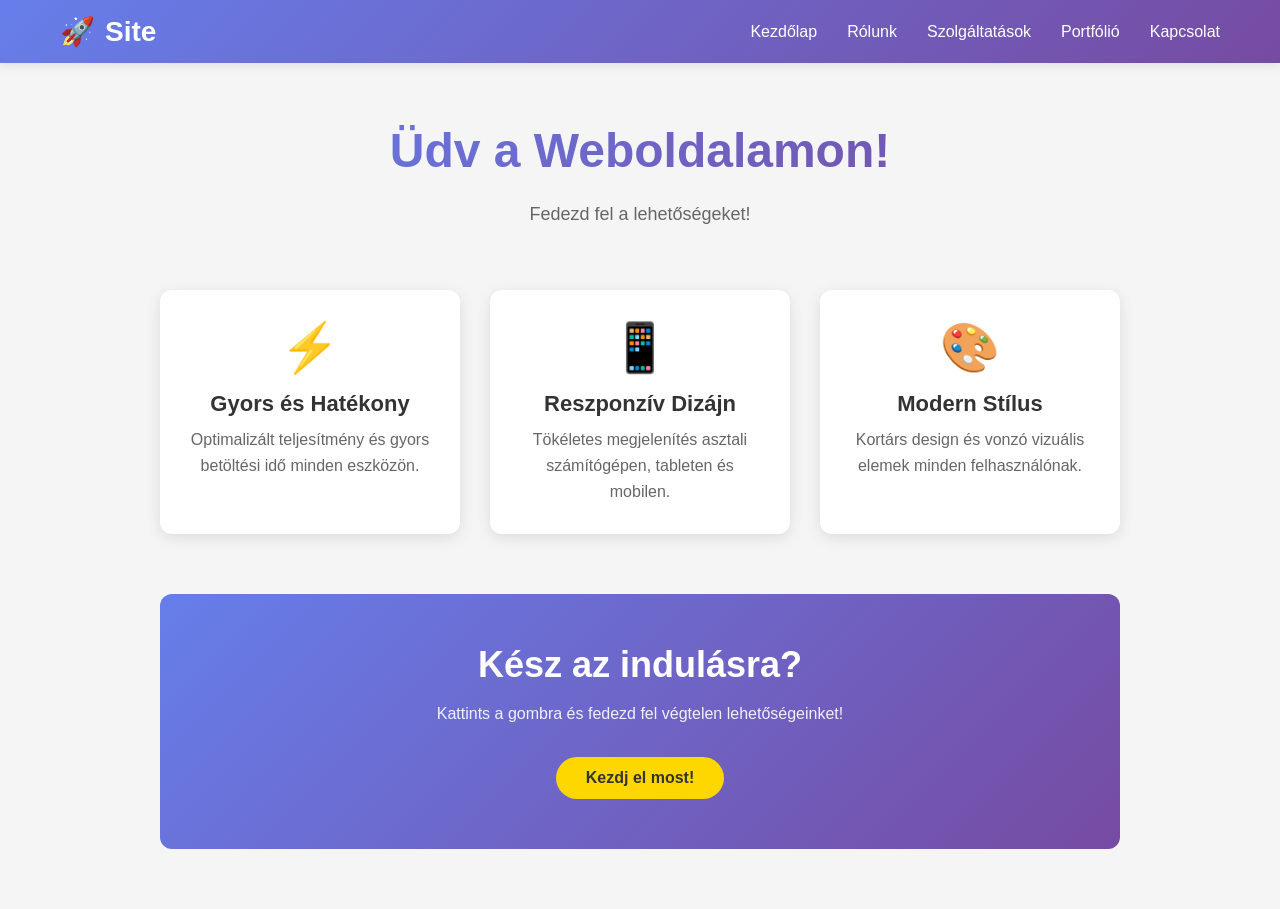
<file: index.html>
<!DOCTYPE html>
<html lang="hu">
<head>
    <meta charset="UTF-8">
    <meta name="viewport" content="width=device-width, initial-scale=1.0">
    <title>Fejléces Menü</title>
    <link rel="stylesheet" href="style.css">
</head>
<body>
    <header>
        <div class="header-container">
            <a href="#" class="logo">
                <span>🚀</span>
                <span>Site</span>
                <!--ROCKET WEB-->
            </a>
            <nav>
                <ul>
                    <li><a href="index.html">Kezdőlap</a></li>
                    <li><a href="rolunk.html">Rólunk</a></li>
                    <li><a href="szolgaltatas.html">Szolgáltatások</a></li>
                    <li><a href="portfolio.html">Portfólió</a></li>
                    <li><a href="kapcsolat.html">Kapcsolat</a></li>
                </ul>
            </nav>
            <div class="hamburger">
                <span></span>
                <span></span>
                <span></span>
            </div>
        </div>
    </header>

    <main>
        <section class="hero">
            <h1>Üdv a Weboldalamon!</h1>
            <p class="hero-subtitle"><!--Ez egy modern, reszponzív fejléces menü, amely mobilon is jól működik. -->Fedezd fel a lehetőségeket!</p>
        </section>

        <div class="cards-container">
            <div class="card">
                <div class="card-icon">⚡</div>
                <h3>Gyors és Hatékony</h3>
                <p>Optimalizált teljesítmény és gyors betöltési idő minden eszközön.</p>
            </div>
            <div class="card">
                <div class="card-icon">📱</div>
                <h3>Reszponzív Dizájn</h3>
                <p>Tökéletes megjelenítés asztali számítógépen, tableten és mobilen.</p>
            </div>
            <div class="card">
                <div class="card-icon">🎨</div>
                <h3>Modern Stílus</h3>
                <p>Kortárs design és vonzó vizuális elemek minden felhasználónak.</p>
            </div>
        </div>

        <section class="cta-section">
            <h2>Kész az indulásra?</h2>
            <p>Kattints a gombra és fedezd fel végtelen lehetőségeinket!</p>
            <button class="btn" onclick="window.location.href='szolgaltatas.html'">Kezdj el most!</button>
        </section>
    </main>

    <script>
        const hamburger = document.querySelector('.hamburger');
        const nav = document.querySelector('nav');

        hamburger.addEventListener('click', () => {
            nav.classList.toggle('active');
        });

        // Menü bezárása kattintáskor
        document.querySelectorAll('nav a').forEach(link => {
            link.addEventListener('click', () => {
                nav.classList.remove('active');
            });
        });
    </script>
</body>
</html>
</file>
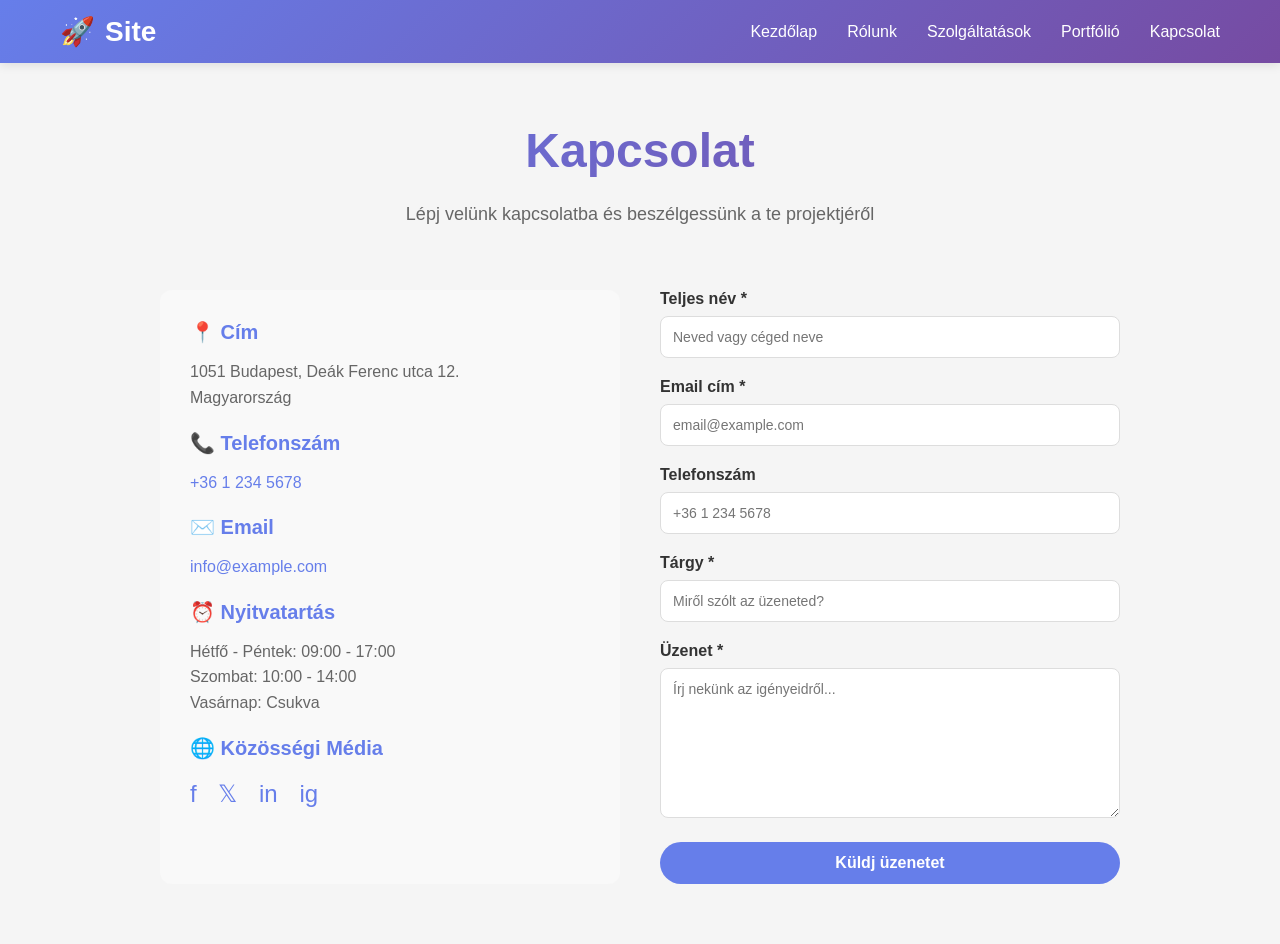
<file: kapcsolat.html>
<!DOCTYPE html>
<html lang="hu">
<head>
    <meta charset="UTF-8">
    <meta name="viewport" content="width=device-width, initial-scale=1.0">
    <title>Kapcsolat</title>
    <link rel="stylesheet" href="style.css">
    <style>
        .contact-section {
            display: grid;
            grid-template-columns: 1fr 1fr;
            gap: 40px;
            margin-bottom: 60px;
        }

        .contact-info {
            background: #f9f9f9;
            padding: 30px;
            border-radius: 12px;
        }

        .contact-info h3 {
            color: #667eea;
            font-size: 20px;
            margin-bottom: 15px;
            display: flex;
            align-items: center;
            gap: 10px;
        }

        .contact-info p {
            color: #666;
            margin-bottom: 20px;
        }

        .form-group {
            margin-bottom: 20px;
        }

        .form-group label {
            display: block;
            color: #333;
            font-weight: 600;
            margin-bottom: 8px;
        }

        .form-group input,
        .form-group textarea {
            width: 100%;
            padding: 12px;
            border: 1px solid #ddd;
            border-radius: 8px;
            font-family: inherit;
            font-size: 14px;
            transition: border-color 0.3s ease;
        }

        .form-group input:focus,
        .form-group textarea:focus {
            outline: none;
            border-color: #667eea;
            box-shadow: 0 0 0 3px rgba(102, 126, 234, 0.1);
        }

        .form-group textarea {
            resize: vertical;
            min-height: 150px;
        }

        .form-btn {
            background-color: #667eea;
            color: white;
            padding: 12px 40px;
            border: none;
            border-radius: 25px;
            font-size: 16px;
            font-weight: bold;
            cursor: pointer;
            transition: all 0.3s ease;
            width: 100%;
        }

        .form-btn:hover {
            background-color: #764ba2;
            transform: scale(1.02);
        }

        @media (max-width: 768px) {
            .contact-section {
                grid-template-columns: 1fr;
                gap: 30px;
            }
        }
    </style>
</head>
<body>
    <header>
        <div class="header-container">
            <a href="#" class="logo">
                <span>🚀</span>
                <span>Site</span>
                <!--ROCKET WEB-->
            </a>
            <nav>
                <ul>
                    <li><a href="index.html">Kezdőlap</a></li>
                    <li><a href="rolunk.html">Rólunk</a></li>
                    <li><a href="szolgaltatas.html">Szolgáltatások</a></li>
                    <li><a href="portfolio.html">Portfólió</a></li>
                    <li><a href="kapcsolat.html">Kapcsolat</a></li>
                </ul>
            </nav>
            <div class="hamburger">
                <span></span>
                <span></span>
                <span></span>
            </div>
        </div>
    </header>

    <main>
        <section class="hero">
            <h1>Kapcsolat</h1>
            <p class="hero-subtitle">Lépj velünk kapcsolatba és beszélgessünk a te projektjéről</p>
        </section>

        <div class="contact-section">
            <div class="contact-info">
                <h3>📍 Cím</h3>
                <p>1051 Budapest, Deák Ferenc utca 12.<br>Magyarország</p>

                <h3>📞 Telefonszám</h3>
                <p><a href="tel:+36123456789" style="color: #667eea; text-decoration: none;">+36 1 234 5678</a></p>

                <h3>✉️ Email</h3>
                <p><a href="mailto:info@example.com" style="color: #667eea; text-decoration: none;">info@example.com</a></p>

                <h3>⏰ Nyitvatartás</h3>
                <p>
                    Hétfő - Péntek: 09:00 - 17:00<br>
                    Szombat: 10:00 - 14:00<br>
                    Vasárnap: Csukva
                </p>

                <h3>🌐 Közösségi Média</h3>
                <p style="font-size: 24px; margin-top: 10px;">
                    <a href="#" style="text-decoration: none; color: #667eea; margin-right: 15px;">f</a>
                    <a href="#" style="text-decoration: none; color: #667eea; margin-right: 15px;">𝕏</a>
                    <a href="#" style="text-decoration: none; color: #667eea; margin-right: 15px;">in</a>
                    <a href="#" style="text-decoration: none; color: #667eea;">ig</a>
                </p>
            </div>

            <form onsubmit="handleSubmit(event)">
                <div class="form-group">
                    <label for="name">Teljes név *</label>
                    <input type="text" id="name" name="name" required placeholder="Neved vagy céged neve">
                </div>

                <div class="form-group">
                    <label for="email">Email cím *</label>
                    <input type="email" id="email" name="email" required placeholder="email@example.com">
                </div>

                <div class="form-group">
                    <label for="phone">Telefonszám</label>
                    <input type="tel" id="phone" name="phone" placeholder="+36 1 234 5678">
                </div>

                <div class="form-group">
                    <label for="subject">Tárgy *</label>
                    <input type="text" id="subject" name="subject" required placeholder="Miről szólt az üzeneted?">
                </div>

                <div class="form-group">
                    <label for="message">Üzenet *</label>
                    <textarea id="message" name="message" required placeholder="Írj nekünk az igényeidről..."></textarea>
                </div>

                <button type="submit" class="form-btn">Küldj üzenetet</button>
            </form>
        </div>
    </main>

    <script>
        const hamburger = document.querySelector('.hamburger');
        const nav = document.querySelector('nav');

        hamburger.addEventListener('click', () => {
            nav.classList.toggle('active');
        });

        // Menü bezárása kattintáskor
        document.querySelectorAll('nav a').forEach(link => {
            link.addEventListener('click', () => {
                nav.classList.remove('active');
            });
        });

        function handleSubmit(event) {
            event.preventDefault();
            const name = document.getElementById('name').value;
            const email = document.getElementById('email').value;
            const subject = document.getElementById('subject').value;
            const message = document.getElementById('message').value;

            // Simuláljuk az email küldést
            alert(`Köszönjük az üzenetedet, ${name}!\n\nMegkaptuk a üzenetedet. Hamarosan válaszolunk.`);

            // Az űrlap kiürítése
            event.target.reset();
        }
    </script>
</body>
</html>
</file>
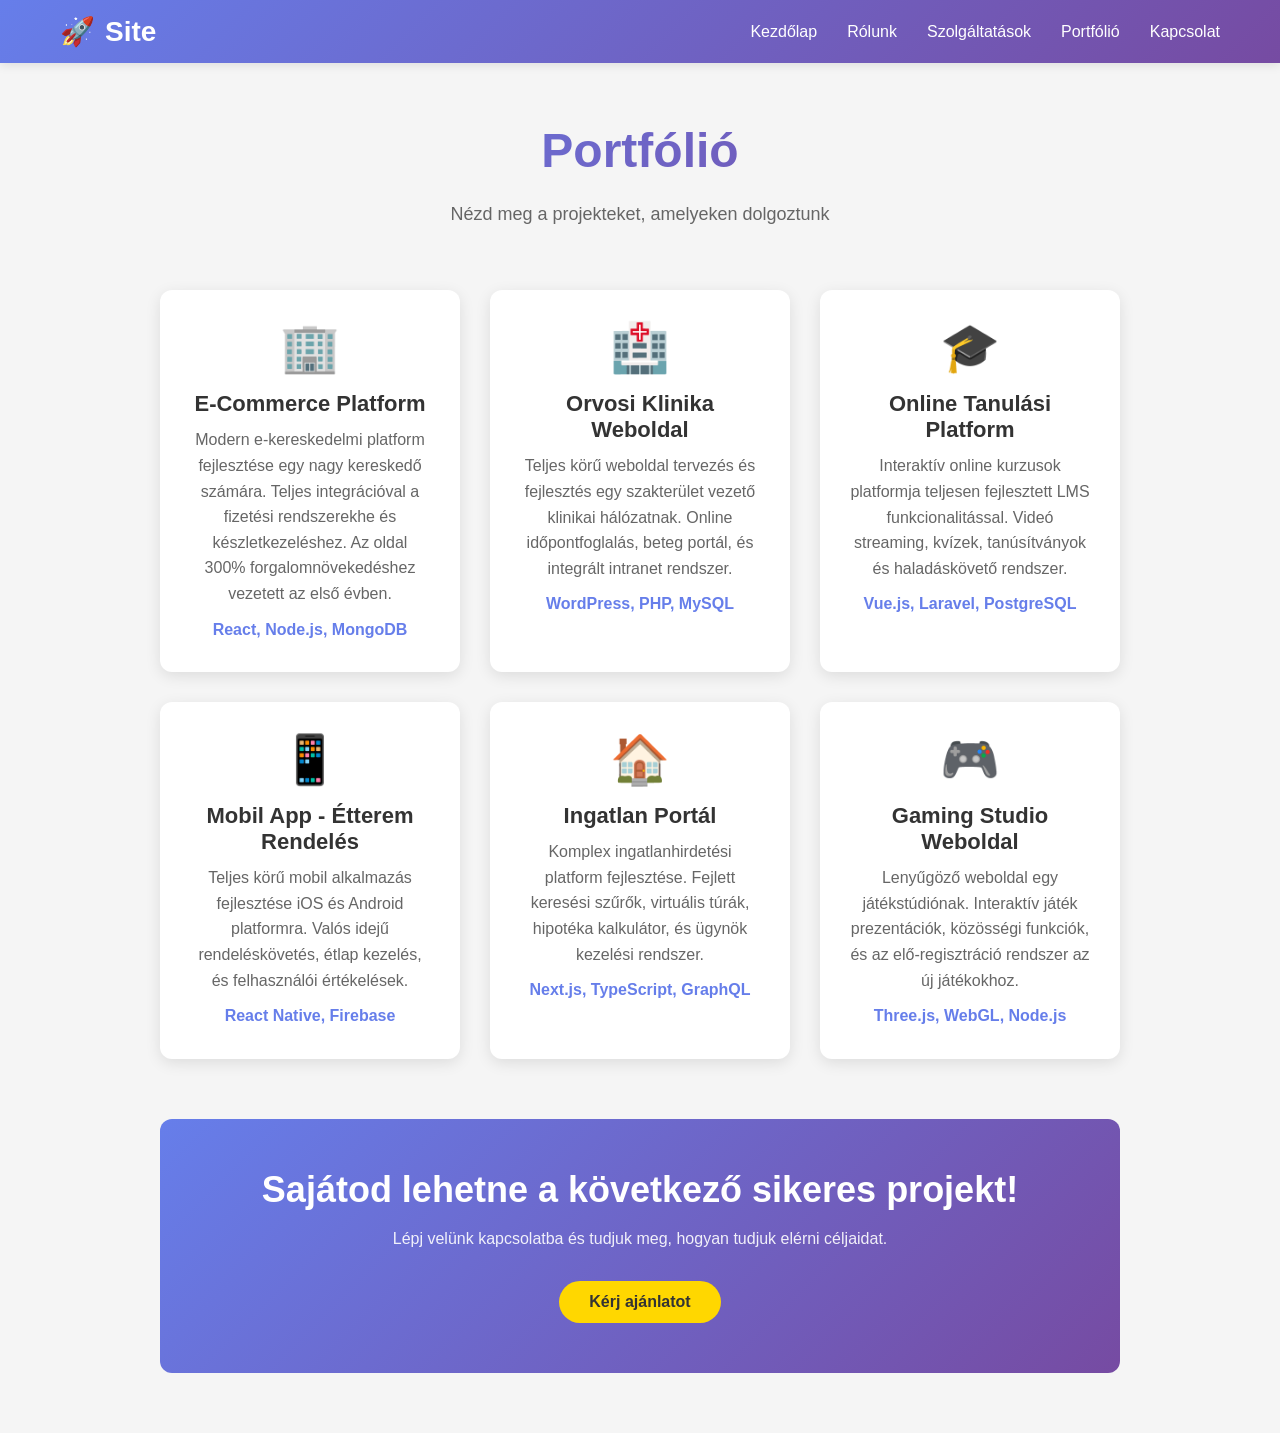
<file: portfolio.html>
<!DOCTYPE html>
<html lang="hu">
<head>
    <meta charset="UTF-8">
    <meta name="viewport" content="width=device-width, initial-scale=1.0">
    <title>Portfólió</title>
    <link rel="stylesheet" href="style.css">
</head>
<body>
    <header>
        <div class="header-container">
            <a href="#" class="logo">
                <span>🚀</span>
                <span>Site</span>
                <!--ROCKET WEB-->
            </a>
            <nav>
                <ul>
                    <li><a href="index.html">Kezdőlap</a></li>
                    <li><a href="rolunk.html">Rólunk</a></li>
                    <li><a href="szolgaltatas.html">Szolgáltatások</a></li>
                    <li><a href="portfolio.html">Portfólió</a></li>
                    <li><a href="kapcsolat.html">Kapcsolat</a></li>
                </ul>
            </nav>
            <div class="hamburger">
                <span></span>
                <span></span>
                <span></span>
            </div>
        </div>
    </header>

    <main>
        <section class="hero">
            <h1>Portfólió</h1>
            <p class="hero-subtitle">Nézd meg a projekteket, amelyeken dolgoztunk</p>
        </section>

        <div class="cards-container">
            <div class="card">
                <div class="card-icon">🏢</div>
                <h3>E-Commerce Platform</h3>
                <p>Modern e-kereskedelmi platform fejlesztése egy nagy kereskedő számára. Teljes integrációval a fizetési rendszerekhe és készletkezeléshez. Az oldal 300% forgalomnövekedéshez vezetett az első évben.</p>
                <p style="color: #667eea; font-weight: bold; margin-top: 10px;">React, Node.js, MongoDB</p>
            </div>
            <div class="card">
                <div class="card-icon">🏥</div>
                <h3>Orvosi Klinika Weboldal</h3>
                <p>Teljes körű weboldal tervezés és fejlesztés egy szakterület vezető klinikai hálózatnak. Online időpontfoglalás, beteg portál, és integrált intranet rendszer.</p>
                <p style="color: #667eea; font-weight: bold; margin-top: 10px;">WordPress, PHP, MySQL</p>
            </div>
            <div class="card">
                <div class="card-icon">🎓</div>
                <h3>Online Tanulási Platform</h3>
                <p>Interaktív online kurzusok platformja teljesen fejlesztett LMS funkcionalitással. Videó streaming, kvízek, tanúsítványok és haladáskövető rendszer.</p>
                <p style="color: #667eea; font-weight: bold; margin-top: 10px;">Vue.js, Laravel, PostgreSQL</p>
            </div>
            <div class="card">
                <div class="card-icon">📱</div>
                <h3>Mobil App - Étterem Rendelés</h3>
                <p>Teljes körű mobil alkalmazás fejlesztése iOS és Android platformra. Valós idejű rendeléskövetés, étlap kezelés, és felhasználói értékelések.</p>
                <p style="color: #667eea; font-weight: bold; margin-top: 10px;">React Native, Firebase</p>
            </div>
            <div class="card">
                <div class="card-icon">🏠</div>
                <h3>Ingatlan Portál</h3>
                <p>Komplex ingatlanhirdetési platform fejlesztése. Fejlett keresési szűrők, virtuális túrák, hipotéka kalkulátor, és ügynök kezelési rendszer.</p>
                <p style="color: #667eea; font-weight: bold; margin-top: 10px;">Next.js, TypeScript, GraphQL</p>
            </div>
            <div class="card">
                <div class="card-icon">🎮</div>
                <h3>Gaming Studio Weboldal</h3>
                <p>Lenyűgöző weboldal egy játékstúdiónak. Interaktív játék prezentációk, közösségi funkciók, és az elő-regisztráció rendszer az új játékokhoz.</p>
                <p style="color: #667eea; font-weight: bold; margin-top: 10px;">Three.js, WebGL, Node.js</p>
            </div>
        </div>

        <section style="background: linear-gradient(135deg, #667eea 0%, #764ba2 100%); border-radius: 12px; padding: 50px 30px; text-align: center; color: white; margin-top: 60px; margin-bottom: 60px;">
            <h2 style="font-size: 36px; margin-bottom: 15px;">Sajátod lehetne a következő sikeres projekt!</h2>
            <p style="color: rgba(255, 255, 255, 0.9); margin-bottom: 30px; font-size: 16px;">Lépj velünk kapcsolatba és tudjuk meg, hogyan tudjuk elérni céljaidat.</p>
            <button class="btn" onclick="window.location.href='kapcsolat.html'">Kérj ajánlatot</button>
        </section>
    </main>

    <script>
        const hamburger = document.querySelector('.hamburger');
        const nav = document.querySelector('nav');

        hamburger.addEventListener('click', () => {
            nav.classList.toggle('active');
        });

        // Menü bezárása kattintáskor
        document.querySelectorAll('nav a').forEach(link => {
            link.addEventListener('click', () => {
                nav.classList.remove('active');
            });
        });
    </script>
</body>
</html>
</file>
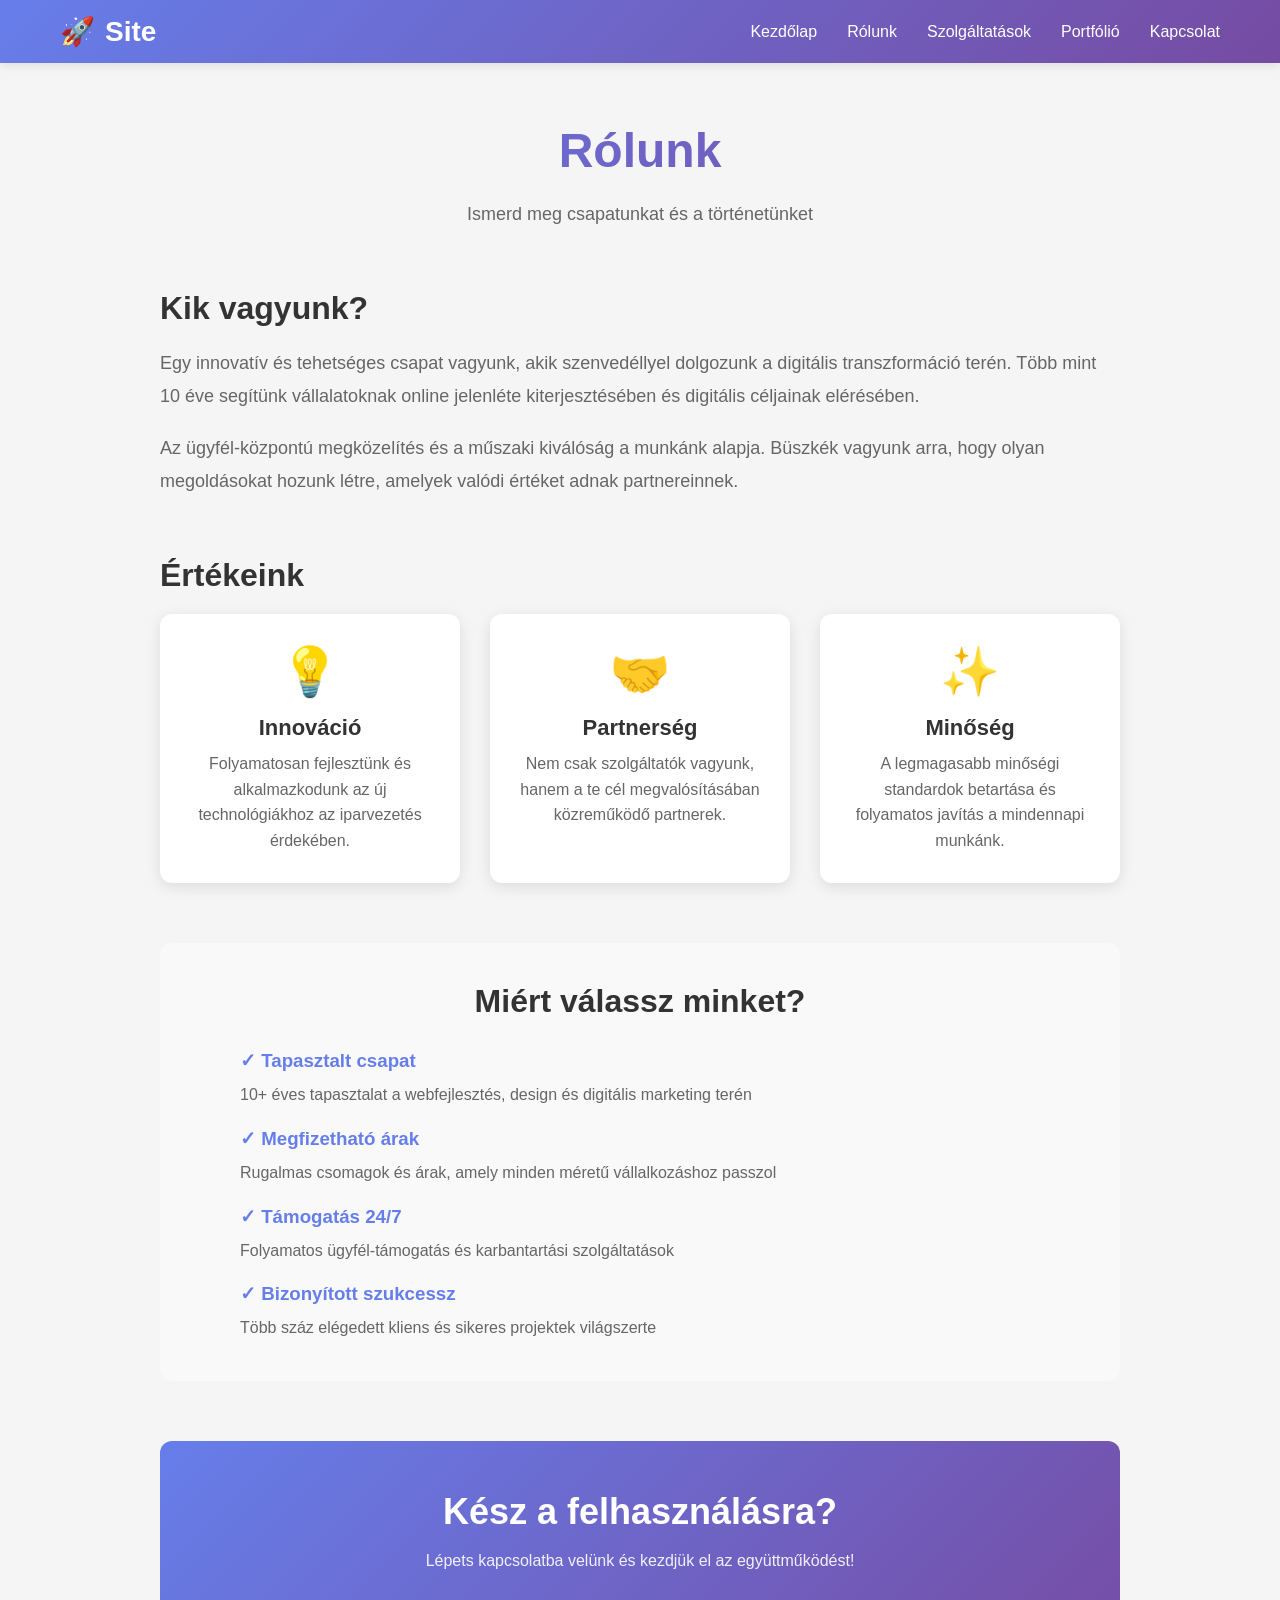
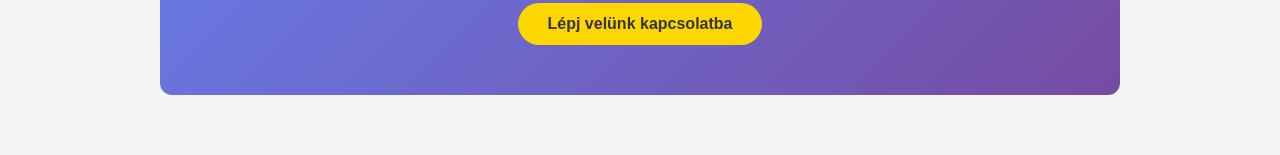
<file: rolunk.html>
<!DOCTYPE html>
<html lang="hu">
<head>
    <meta charset="UTF-8">
    <meta name="viewport" content="width=device-width, initial-scale=1.0">
    <title>Rólunk</title>
    <link rel="stylesheet" href="style.css">
</head>
<body>
    <header>
        <div class="header-container">
            <a href="#" class="logo">
                <span>🚀</span>
                <span>Site</span>
                <!--ROCKET WEB-->
            </a>
            <nav>
                <ul>
                    <li><a href="index.html">Kezdőlap</a></li>
                    <li><a href="rolunk.html">Rólunk</a></li>
                    <li><a href="szolgaltatas.html">Szolgáltatások</a></li>
                    <li><a href="portfolio.html">Portfólió</a></li>
                    <li><a href="kapcsolat.html">Kapcsolat</a></li>
                </ul>
            </nav>
            <div class="hamburger">
                <span></span>
                <span></span>
                <span></span>
            </div>
        </div>
    </header>

    <main>
        <section class="hero">
            <h1>Rólunk</h1>
            <p class="hero-subtitle">Ismerd meg csapatunkat és a történetünket</p>
        </section>

        <section style="margin-bottom: 60px;">
            <h2 style="color: #333; font-size: 32px; margin-bottom: 20px;">Kik vagyunk?</h2>
            <p style="font-size: 18px; line-height: 1.8; margin-bottom: 20px;">
                Egy innovatív és tehetséges csapat vagyunk, akik szenvedéllyel dolgozunk a digitális transzformáció terén. 
                Több mint 10 éve segítünk vállalatoknak online jelenléte kiterjesztésében és digitális céljainak elérésében.
            </p>
            <p style="font-size: 18px; line-height: 1.8;">
                Az ügyfél-központú megközelítés és a műszaki kiválóság a munkánk alapja. Büszkék vagyunk arra, hogy 
                olyan megoldásokat hozunk létre, amelyek valódi értéket adnak partnereinnek.
            </p>
        </section>

        <section style="margin-bottom: 60px;">
            <h2 style="color: #333; font-size: 32px; margin-bottom: 20px;">Értékeink</h2>
            <div class="cards-container">
                <div class="card">
                    <div class="card-icon">💡</div>
                    <h3>Innováció</h3>
                    <p>Folyamatosan fejlesztünk és alkalmazkodunk az új technológiákhoz az iparvezetés érdekében.</p>
                </div>
                <div class="card">
                    <div class="card-icon">🤝</div>
                    <h3>Partnerség</h3>
                    <p>Nem csak szolgáltatók vagyunk, hanem a te cél megvalósításában közreműködő partnerek.</p>
                </div>
                <div class="card">
                    <div class="card-icon">✨</div>
                    <h3>Minőség</h3>
                    <p>A legmagasabb minőségi standardok betartása és folyamatos javítás a mindennapi munkánk.</p>
                </div>
            </div>
        </section>

        <section style="background: #f9f9f9; padding: 40px; border-radius: 12px; margin-bottom: 60px;">
            <h2 style="color: #333; font-size: 32px; margin-bottom: 30px; text-align: center;">Miért válassz minket?</h2>
            <div style="max-width: 800px; margin: 0 auto;">
                <div style="margin-bottom: 20px; text-align: left;">
                    <h3 style="color: #667eea; margin-bottom: 10px;">✓ Tapasztalt csapat</h3>
                    <p>10+ éves tapasztalat a webfejlesztés, design és digitális marketing terén</p>
                </div>
                <div style="margin-bottom: 20px; text-align: left;">
                    <h3 style="color: #667eea; margin-bottom: 10px;">✓ Megfizetható árak</h3>
                    <p>Rugalmas csomagok és árak, amely minden méretű vállalkozáshoz passzol</p>
                </div>
                <div style="margin-bottom: 20px; text-align: left;">
                    <h3 style="color: #667eea; margin-bottom: 10px;">✓ Támogatás 24/7</h3>
                    <p>Folyamatos ügyfél-támogatás és karbantartási szolgáltatások</p>
                </div>
                <div style="text-align: left;">
                    <h3 style="color: #667eea; margin-bottom: 10px;">✓ Bizonyított szukcessz</h3>
                    <p>Több száz elégedett kliens és sikeres projektek világszerte</p>
                </div>
            </div>
        </section>

        <section class="cta-section">
            <h2>Kész a felhasználásra?</h2>
            <p>Lépets kapcsolatba velünk és kezdjük el az együttműködést!</p>
            <button class="btn" onclick="window.location.href='kapcsolat.html'">Lépj velünk kapcsolatba</button>
        </section>
    </main>

    <script>
        const hamburger = document.querySelector('.hamburger');
        const nav = document.querySelector('nav');

        hamburger.addEventListener('click', () => {
            nav.classList.toggle('active');
        });

        // Menü bezárása kattintáskor
        document.querySelectorAll('nav a').forEach(link => {
            link.addEventListener('click', () => {
                nav.classList.remove('active');
            });
        });
    </script>
</body>
</html>
</file>
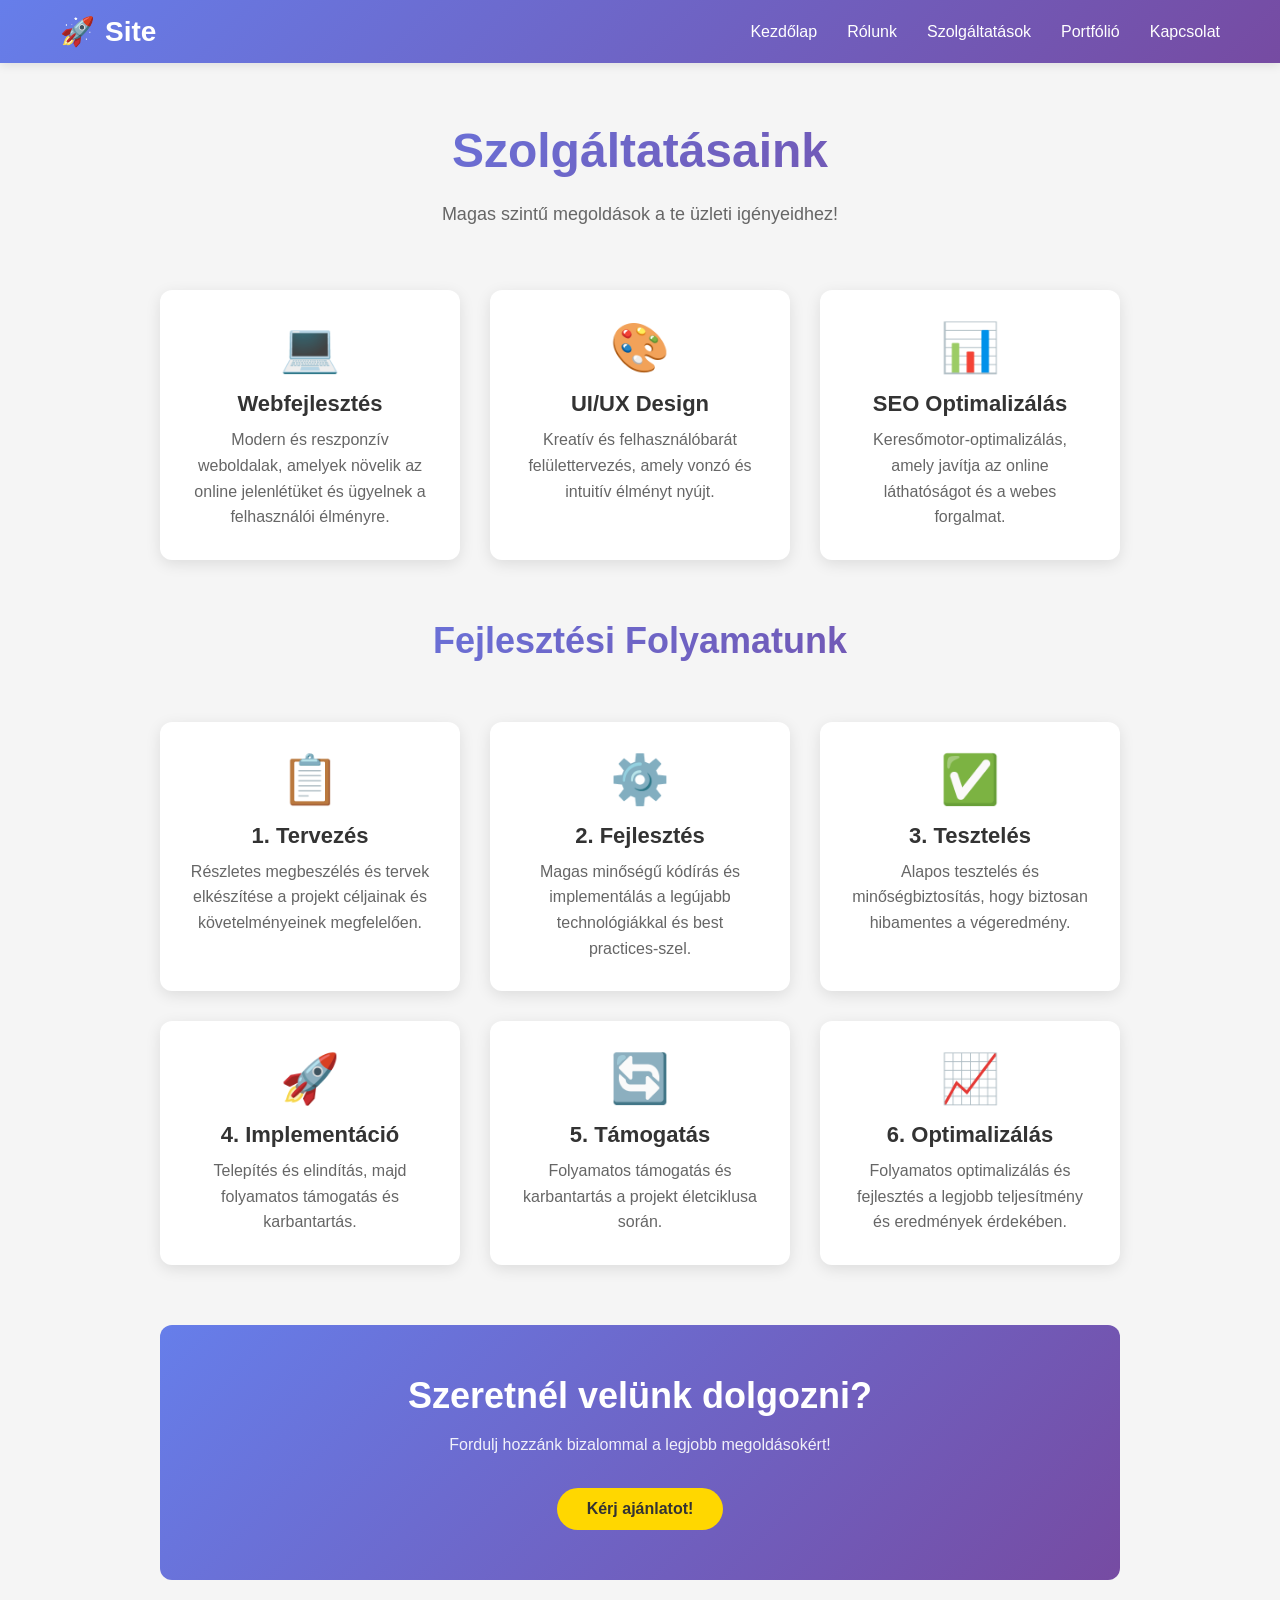
<file: szolgaltatas.html>
<!DOCTYPE html>
<html lang="hu">
<head>
    <meta charset="UTF-8">
    <meta name="viewport" content="width=device-width, initial-scale=1.0">
    <title>Szolgáltatások</title>
    <link rel="stylesheet" href="style.css">
</head>
<body>
    <header>
        <div class="header-container">
            <a href="#" class="logo">
                <span>🚀</span>
                <span>Site</span>
                <!--ROCKET WEB-->
            </a>
            <nav>
                <ul>
                    <li><a href="index.html">Kezdőlap</a></li>
                    <li><a href="rolunk.html">Rólunk</a></li>
                    <li><a href="szolgaltatas.html">Szolgáltatások</a></li>
                    <li><a href="portfolio.html">Portfólió</a></li>
                    <li><a href="kapcsolat.html">Kapcsolat</a></li>
                </ul>
            </nav>
            <div class="hamburger">
                <span></span>
                <span></span>
                <span></span>
            </div>
        </div>
    </header>

    <main>
        <section class="hero">
            <h1>Szolgáltatásaink</h1>
            <p class="hero-subtitle">Magas szintű megoldások a te üzleti igényeidhez!</p>
        </section>

        <div class="cards-container">
            <div class="card">
                <div class="card-icon">💻</div>
                <h3>Webfejlesztés</h3>
                <p>Modern és reszponzív weboldalak, amelyek növelik az online jelenlétüket és ügyelnek a felhasználói élményre.</p>
            </div>
            <div class="card">
                <div class="card-icon">🎨</div>
                <h3>UI/UX Design</h3>
                <p>Kreatív és felhasználóbarát felülettervezés, amely vonzó és intuitív élményt nyújt.</p>
            </div>
            <div class="card">
                <div class="card-icon">📊</div>
                <h3>SEO Optimalizálás</h3>
                <p>Keresőmotor-optimalizálás, amely javítja az online láthatóságot és a webes forgalmat.</p>
            </div>
        </div>

        <section class="hero">
            <h1 style="font-size: 36px; margin-bottom: 40px;">Fejlesztési Folyamatunk</h1>
        </section>

        <div class="cards-container">
            <div class="card">
                <div class="card-icon">📋</div>
                <h3>1. Tervezés</h3>
                <p>Részletes megbeszélés és tervek elkészítése a projekt céljainak és követelményeinek megfelelően.</p>
            </div>
            <div class="card">
                <div class="card-icon">⚙️</div>
                <h3>2. Fejlesztés</h3>
                <p>Magas minőségű kódírás és implementálás a legújabb technológiákkal és best practices-szel.</p>
            </div>
            <div class="card">
                <div class="card-icon">✅</div>
                <h3>3. Tesztelés</h3>
                <p>Alapos tesztelés és minőségbiztosítás, hogy biztosan hibamentes a végeredmény.</p>
            </div>
            <div class="card">
                <div class="card-icon">🚀</div>
                <h3>4. Implementáció</h3>
                <p>Telepítés és elindítás, majd folyamatos támogatás és karbantartás.</p>
            </div>
            <div class="card">
                <div class="card-icon">🔄</div>
                <h3>5. Támogatás</h3>
                <p>Folyamatos támogatás és karbantartás a projekt életciklusa során.</p>
            </div>
            <div class="card">
                <div class="card-icon">📈</div>
                <h3>6. Optimalizálás</h3>
                <p>Folyamatos optimalizálás és fejlesztés a legjobb teljesítmény és eredmények érdekében.</p>
            </div>
        </div>

        <section class="cta-section">
            <h2>Szeretnél velünk dolgozni?</h2>
            <p>Fordulj hozzánk bizalommal a legjobb megoldásokért!</p>
            <button class="btn" onclick="window.location.href='kapcsolat.html'">Kérj ajánlatot!</button>
        </section>
    </main>

    <script>
        const hamburger = document.querySelector('.hamburger');
        const nav = document.querySelector('nav');

        hamburger.addEventListener('click', () => {
            nav.classList.toggle('active');
        });

        // Menü bezárása kattintáskor
        document.querySelectorAll('nav a').forEach(link => {
            link.addEventListener('click', () => {
                nav.classList.remove('active');
            });
        });
    </script>
</body>
</html>
</file>
<file: style.css>
* {
  margin: 0;
  padding: 0;
  box-sizing: border-box;
}

body {
  font-family: "Segoe UI", Tahoma, Geneva, Verdana, sans-serif;
  background-color: #f5f5f5;
}

header {
  background: linear-gradient(135deg, #667eea 0%, #764ba2 100%);
  box-shadow: 0 2px 10px rgba(0, 0, 0, 0.1);
  position: sticky;
  top: 0;
  z-index: 1000;
}

.header-container {
  max-width: 1200px;
  margin: 0 auto;
  display: flex;
  justify-content: space-between;
  align-items: center;
  padding: 0 20px;
}

.logo {
  color: white;
  font-size: 28px;
  font-weight: bold;
  text-decoration: none;
  display: flex;
  align-items: center;
  gap: 10px;
  padding: 15px 0;
}

.logo:hover {
  opacity: 0.9;
  transition: opacity 0.3s ease;
}

nav ul {
  display: flex;
  list-style: none;
  gap: 30px;
}

nav a {
  color: white;
  text-decoration: none;
  font-size: 16px;
  font-weight: 500;
  position: relative;
  transition: color 0.3s ease;
}

nav a:hover {
  color: #ffd700;
}

nav a::after {
  content: "";
  position: absolute;
  bottom: -5px;
  left: 0;
  width: 0;
  height: 2px;
  background-color: #ffd700;
  transition: width 0.3s ease;
}

nav a:hover::after {
  width: 100%;
}

.hamburger {
  display: none;
  flex-direction: column;
  cursor: pointer;
  gap: 5px;
}

.hamburger span {
  width: 25px;
  height: 3px;
  background-color: white;
  border-radius: 3px;
  transition: all 0.3s ease;
}

@media (max-width: 768px) {
  .hamburger {
    display: flex;
  }

  nav {
    display: none;
    position: absolute;
    top: 100%;
    left: 0;
    right: 0;
    background: linear-gradient(135deg, #667eea 0%, #764ba2 100%);
    padding: 20px;
  }

  nav.active {
    display: block;
  }

  nav ul {
    flex-direction: column;
    gap: 15px;
  }
}

main {
  max-width: 1000px;
  margin: 60px auto;
  padding: 0 20px;
}

.hero {
  text-align: center;
  margin-bottom: 60px;
}

h1 {
  color: #333;
  font-size: 48px;
  margin-bottom: 20px;
  background: linear-gradient(135deg, #667eea 0%, #764ba2 100%);
  -webkit-background-clip: text;
  -webkit-text-fill-color: transparent;
  background-clip: text;
}

.hero-subtitle {
  color: #666;
  font-size: 18px;
  line-height: 1.8;
  margin-bottom: 40px;
}

.cards-container {
  display: grid;
  grid-template-columns: repeat(auto-fit, minmax(300px, 1fr));
  gap: 30px;
  margin-bottom: 60px;
}

.card {
  background: white;
  border-radius: 12px;
  padding: 30px;
  box-shadow: 0 4px 15px rgba(0, 0, 0, 0.1);
  transition:
    transform 0.3s ease,
    box-shadow 0.3s ease;
  text-align: center;
}

.card:hover {
  transform: translateY(-10px);
  box-shadow: 0 8px 25px rgba(102, 126, 234, 0.2);
}

.card-icon {
  font-size: 48px;
  margin-bottom: 15px;
}

.card h3 {
  color: #333;
  margin-bottom: 10px;
  font-size: 22px;
}

.card p {
  color: #666;
  line-height: 1.6;
}

.cta-section {
  background: linear-gradient(135deg, #667eea 0%, #764ba2 100%);
  border-radius: 12px;
  padding: 50px 30px;
  text-align: center;
  color: white;
}

.cta-section h2 {
  font-size: 36px;
  margin-bottom: 15px;
}

.cta-section p {
  color: rgba(255, 255, 255, 0.9);
  margin-bottom: 30px;
  font-size: 16px;
}

.btn {
  background-color: #ffd700;
  color: #333;
  padding: 12px 30px;
  border: none;
  border-radius: 25px;
  font-size: 16px;
  font-weight: bold;
  cursor: pointer;
  transition: all 0.3s ease;
  display: inline-block;
  text-decoration: none;
}

.btn:hover {
  background-color: #ffed4e;
  transform: scale(1.05);
}

p {
  color: #666;
  line-height: 1.6;
}
</file>
